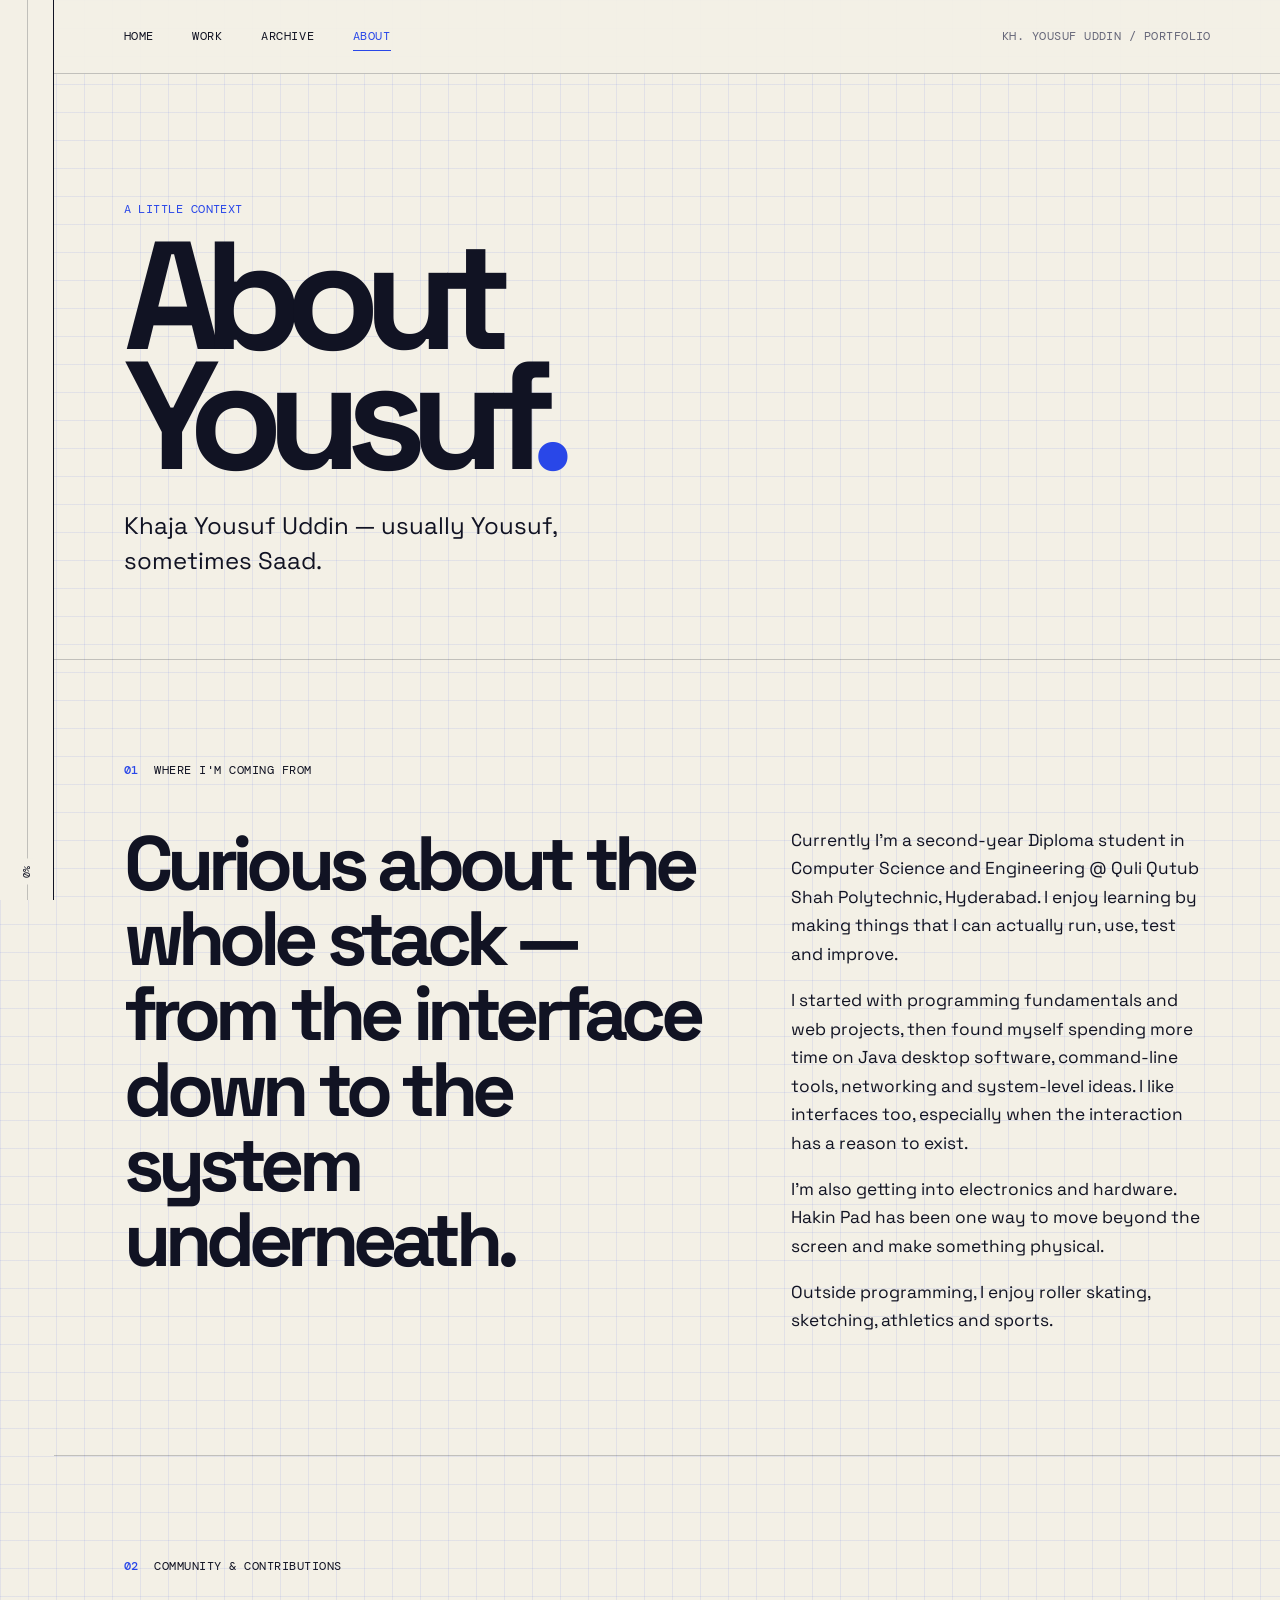
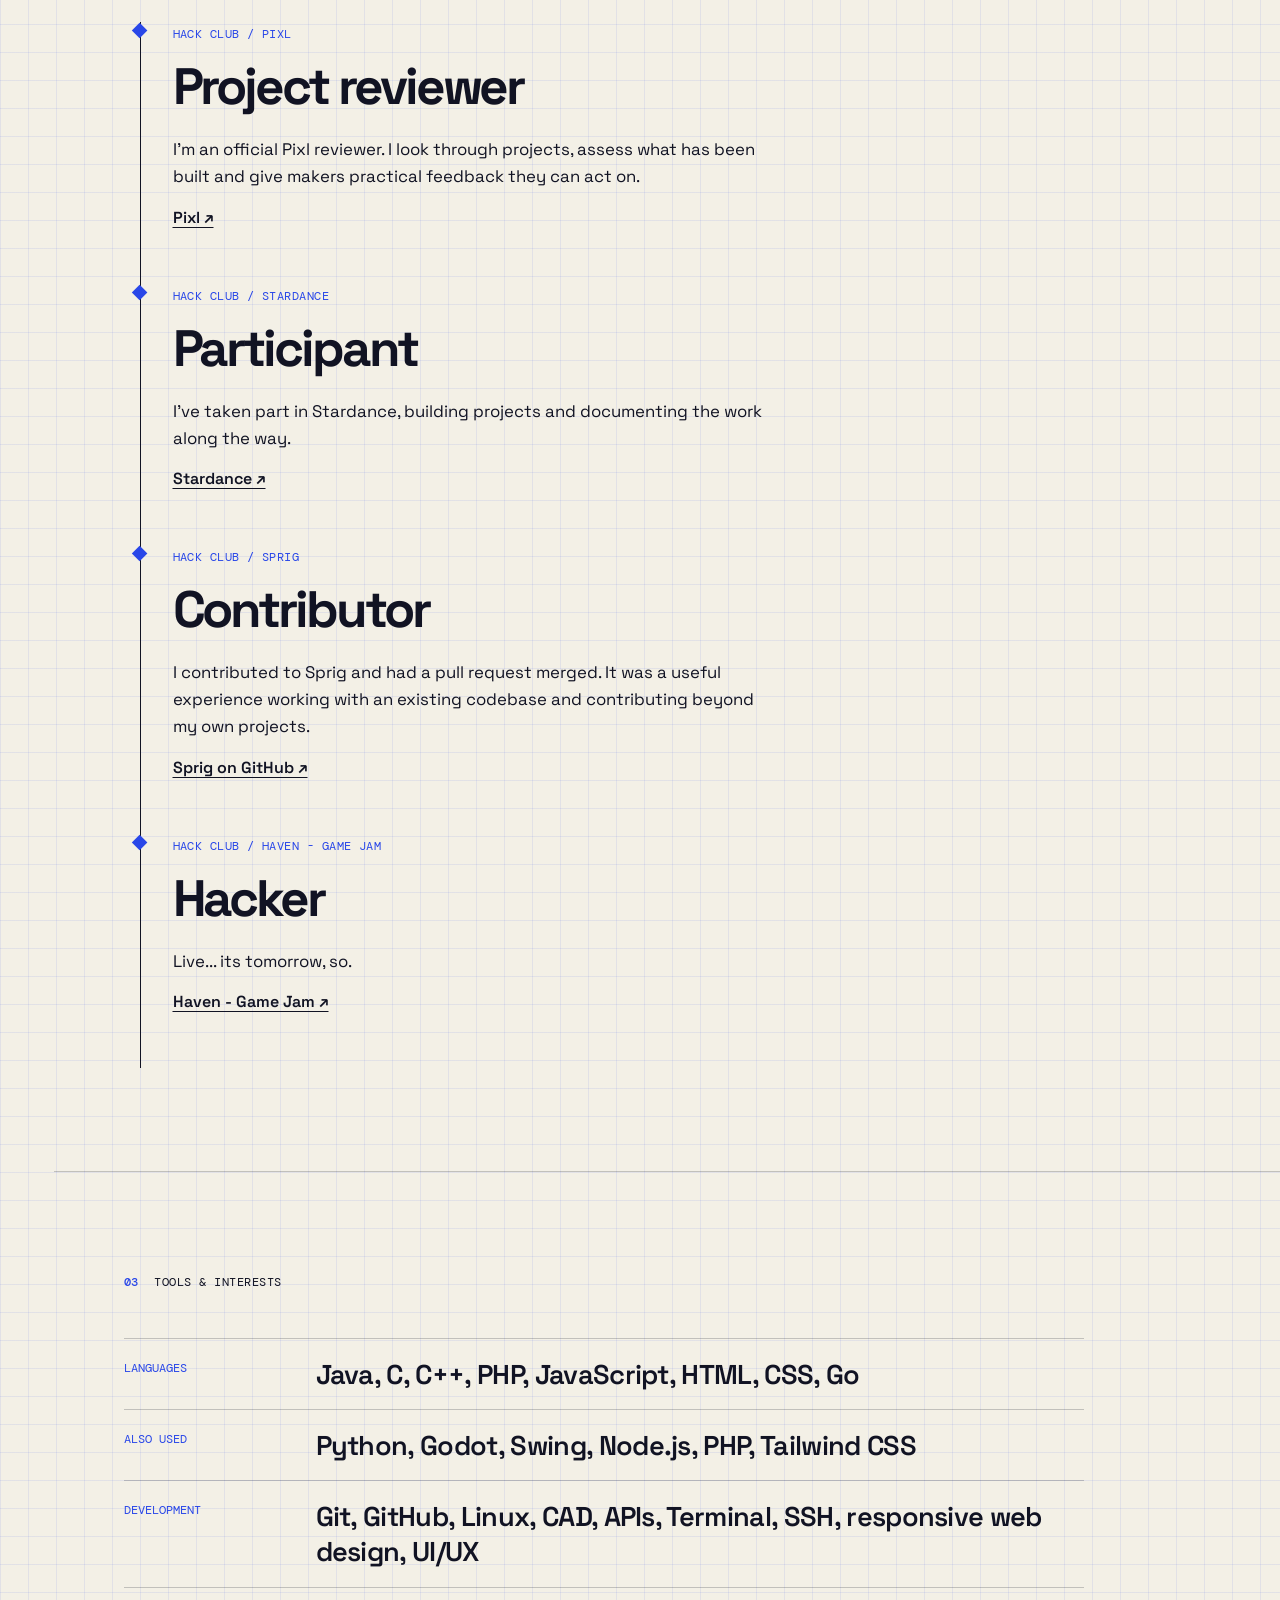
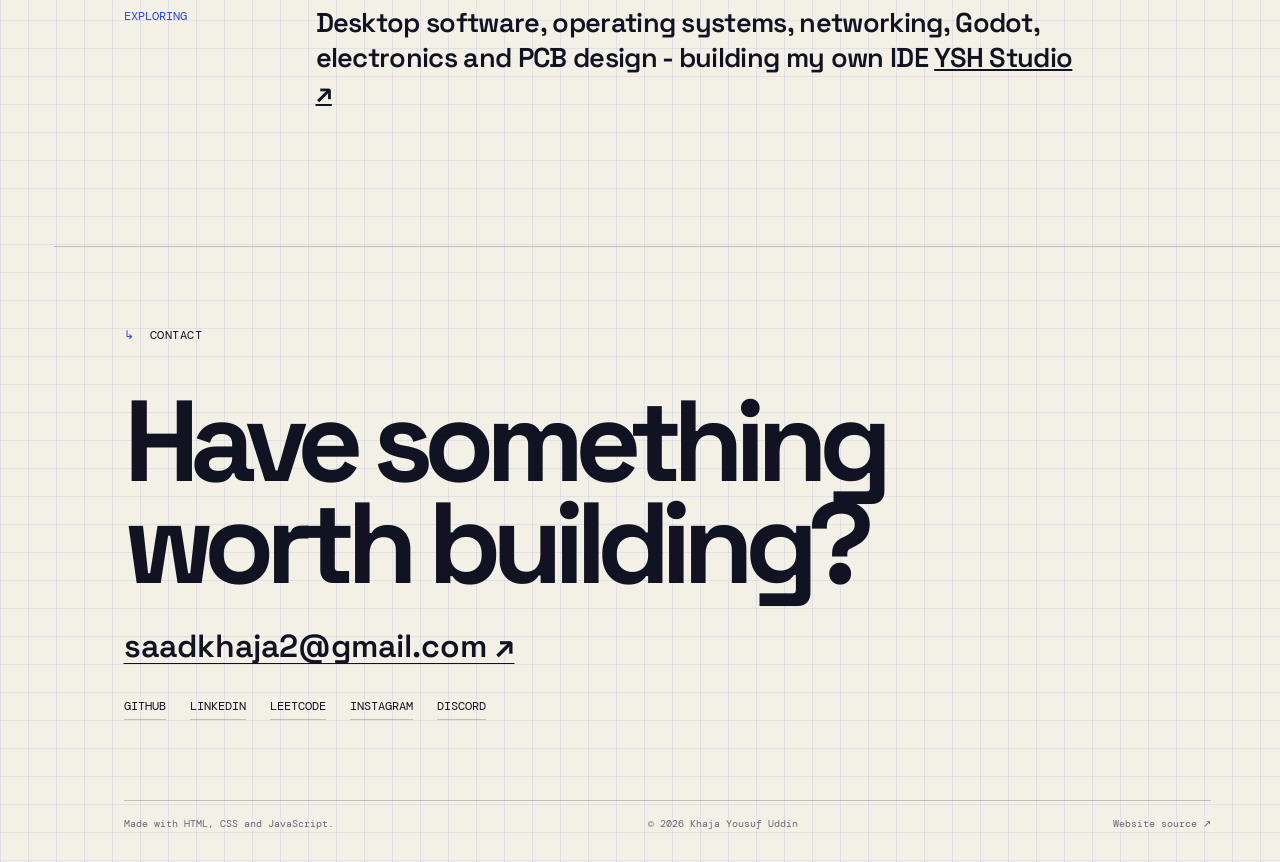
<file: Portfolio/about.html>
<!doctype html>
<html lang="en">
  <head>
    <meta charset="utf-8" />
    <meta name="viewport" content="width=device-width, initial-scale=1" />
    <meta
      name="description"
      content="About Khaja Yousuf Uddin: a second-year Diploma CSE student interested in Java, systems, web development, hardware and building software."
    />
    <meta name="theme-color" content="#f3f0e6" />
    <meta property="og:type" content="website" />
    <meta property="og:title" content="About — Yousuf" />
    <meta
      property="og:description"
      content="About Khaja Yousuf Uddin: a second-year Diploma CSE student interested in Java, systems, web development, hardware and building software."
    />
    <meta
      property="og:url"
      content="https://yousufprojs-exe.github.io/Portfolio/about.html"
    />
    <meta name="author" content="Khaja Yousuf Uddin" />
    <meta name="color-scheme" content="light" />
    <title>About — Yousuf</title>
    <link rel="preconnect" href="https://raw.githubusercontent.com" />
    <link rel="stylesheet" href="style.css" />
  </head>
  <body data-page="about">
    <a class="skip" href="#main">Skip to content</a>
    <div class="ruler" aria-hidden="true"><i></i><span id="pct">0%</span></div>
    <header class="site-head">
      <nav class="index" aria-label="Main navigation">
        <a href="index.html" data-page="index">Home</a>
        <a href="work.html" data-page="work">Work</a>
        <a href="archive.html" data-page="archive">Archive</a>
        <a href="about.html" data-page="about">About</a>
      </nav>
      <span class="head-note mono">KH. YOUSUF UDDIN / PORTFOLIO</span>
    </header>
    <main id="main">
      <section class="page-intro" data-reveal>
        <p class="mono eyebrow">A LITTLE CONTEXT</p>
        <h1>About<br />Yousuf<span class="period">.</span></h1>
        <p class="intro-note">
          Khaja Yousuf Uddin — usually Yousuf, sometimes Saad.
        </p>
      </section>
      <section class="section about-section" data-reveal>
        <p class="tag"><b>01</b> Where I'm coming from</p>
        <div class="intro-grid">
          <h2 class="display">
            Curious about the whole stack — from the interface down to the
            system underneath.
          </h2>
          <div class="copy">
            <p>
              Currently I'm a second-year Diploma student in Computer Science and
              Engineering @ Quli Qutub Shah Polytechnic, Hyderabad. I enjoy learning by making things that I can actually
              run, use, test and improve.
            </p>
            <p>
              I started with programming fundamentals and web projects, then
              found myself spending more time on Java desktop software,
              command-line tools, networking and system-level ideas. I like
              interfaces too, especially when the interaction has a reason to
              exist.
            </p>
            <p>
              I'm also getting into electronics and hardware. Hakin Pad has been
              one way to move beyond the screen and make something physical.
            </p>
            <p>
              Outside programming, I enjoy roller skating, sketching, athletics
              and sports.
            </p>
          </div>
        </div>
      </section>
      <section class="section" id="community" data-reveal>
        <p class="tag"><b>02</b> Community & contributions</p>
        <ol class="timeline">
          <li>
            <span class="mono">HACK CLUB / PIXL</span>
            <h2>Project reviewer</h2>
            <p>
              I'm an official Pixl reviewer. I look through projects, assess
              what has been built and give makers practical feedback they can
              act on.
            </p>
            <a
              href="https://pixl.hackclub.com/"
              target="_blank"
              rel="noopener noreferrer"
              >Pixl ↗</a
            >
          </li>
          <li>
            <span class="mono">HACK CLUB / STARDANCE</span>
            <h2>Participant</h2>
            <p>
              I've taken part in Stardance, building projects and documenting
              the work along the way.
            </p>
            <a
              href="https://stardance.hackclub.com/"
              target="_blank"
              rel="noopener noreferrer"
              >Stardance ↗</a
            >
          </li>
          <li>
            <span class="mono">HACK CLUB / SPRIG</span>
            <h2>Contributor</h2>
            <p>
              I contributed to Sprig and had a pull request merged. It was a
              useful experience working with an existing codebase and
              contributing beyond my own projects.
            </p>
            <a
              href="https://github.com/hackclub/sprig"
              target="_blank"
              rel="noopener noreferrer"
              >Sprig on GitHub ↗</a
            >
          </li>
          <li>
            <span class="mono">HACK CLUB / HAVEN - Game Jam</span>
            <h2>Hacker</h2>
            <p>
                Live... its tomorrow, so.
            </p>
            <a
              href="https://haven.hackclub.com/"
              target="_blank"
              rel="noopener noreferrer"
              >Haven - Game Jam ↗</a
            >
          </li>
        </ol>
      </section>
      <section class="section" data-reveal>
        <p class="tag"><b>03</b> Tools & interests</p>
        <dl class="tools">
          <div>
            <dt>Languages</dt>
            <dd>Java, C, C++, PHP, JavaScript, HTML, CSS, Go</dd>
          </div>
          <div>
            <dt>Also used</dt>
            <dd>Python, Godot, Swing, Node.js, PHP, Tailwind CSS</dd>
          </div>
          <div>
            <dt>Development</dt>
            <dd>Git, GitHub, Linux, CAD, APIs, Terminal, SSH, responsive web design, UI/UX</dd>
          </div>
          <div>
            <dt>Exploring</dt>
            <dd>
              Desktop software, operating systems, networking, Godot,
              electronics and PCB design
              - building my own IDE <a
                href="https://github.com/YousufProjs-exe/YSH-Studio"
                target="_blank"
                rel="noopener noreferrer"
                >YSH Studio ↗</a>
            </dd>
          </div>
        </dl>
      </section>
    </main>
    <footer class="site-footer" id="contact">
      <p class="tag"><b>↳</b> Contact</p>
      <h2>Have something<br />worth building?</h2>
      <a class="contact-mail" href="mailto:saadkhaja2@gmail.com"
        >saadkhaja2@gmail.com ↗</a
      >
      <div class="socials">
        <a
          href="https://github.com/YousufProjs-exe"
          target="_blank"
          rel="noopener noreferrer"
          >GitHub</a
        >
        <a
          href="https://www.linkedin.com/in/yousuf-uddin-a839b23b2"
          target="_blank"
          rel="noopener noreferrer"
          >LinkedIn</a
        >
        <a
          href="https://leetcode.com/youusf-c"
          target="_blank"
          rel="noopener noreferrer"
          >LeetCode</a
        >
        <a
          href="https://www.instagram.com/yousuf.env"
          target="_blank"
          rel="noopener noreferrer"
          >Instagram</a
        >
        <a
          href="https://discordapp.com/users/s_saad7743"
          target="_blank"
          rel="noopener noreferrer"
          >Discord</a
        >
      </div>
      <div class="footer-bottom">
        <span>Made with HTML, CSS and JavaScript.</span
        ><span>© <span data-year>2026</span> Khaja Yousuf Uddin</span
        ><a
          href="https://github.com/YousufProjs-exe/Portfolio"
          target="_blank"
          rel="noopener noreferrer"
          >Website source ↗</a
        >
      </div>
    </footer>
    <script src="script.js" defer></script>
  </body>
</html>
</file>
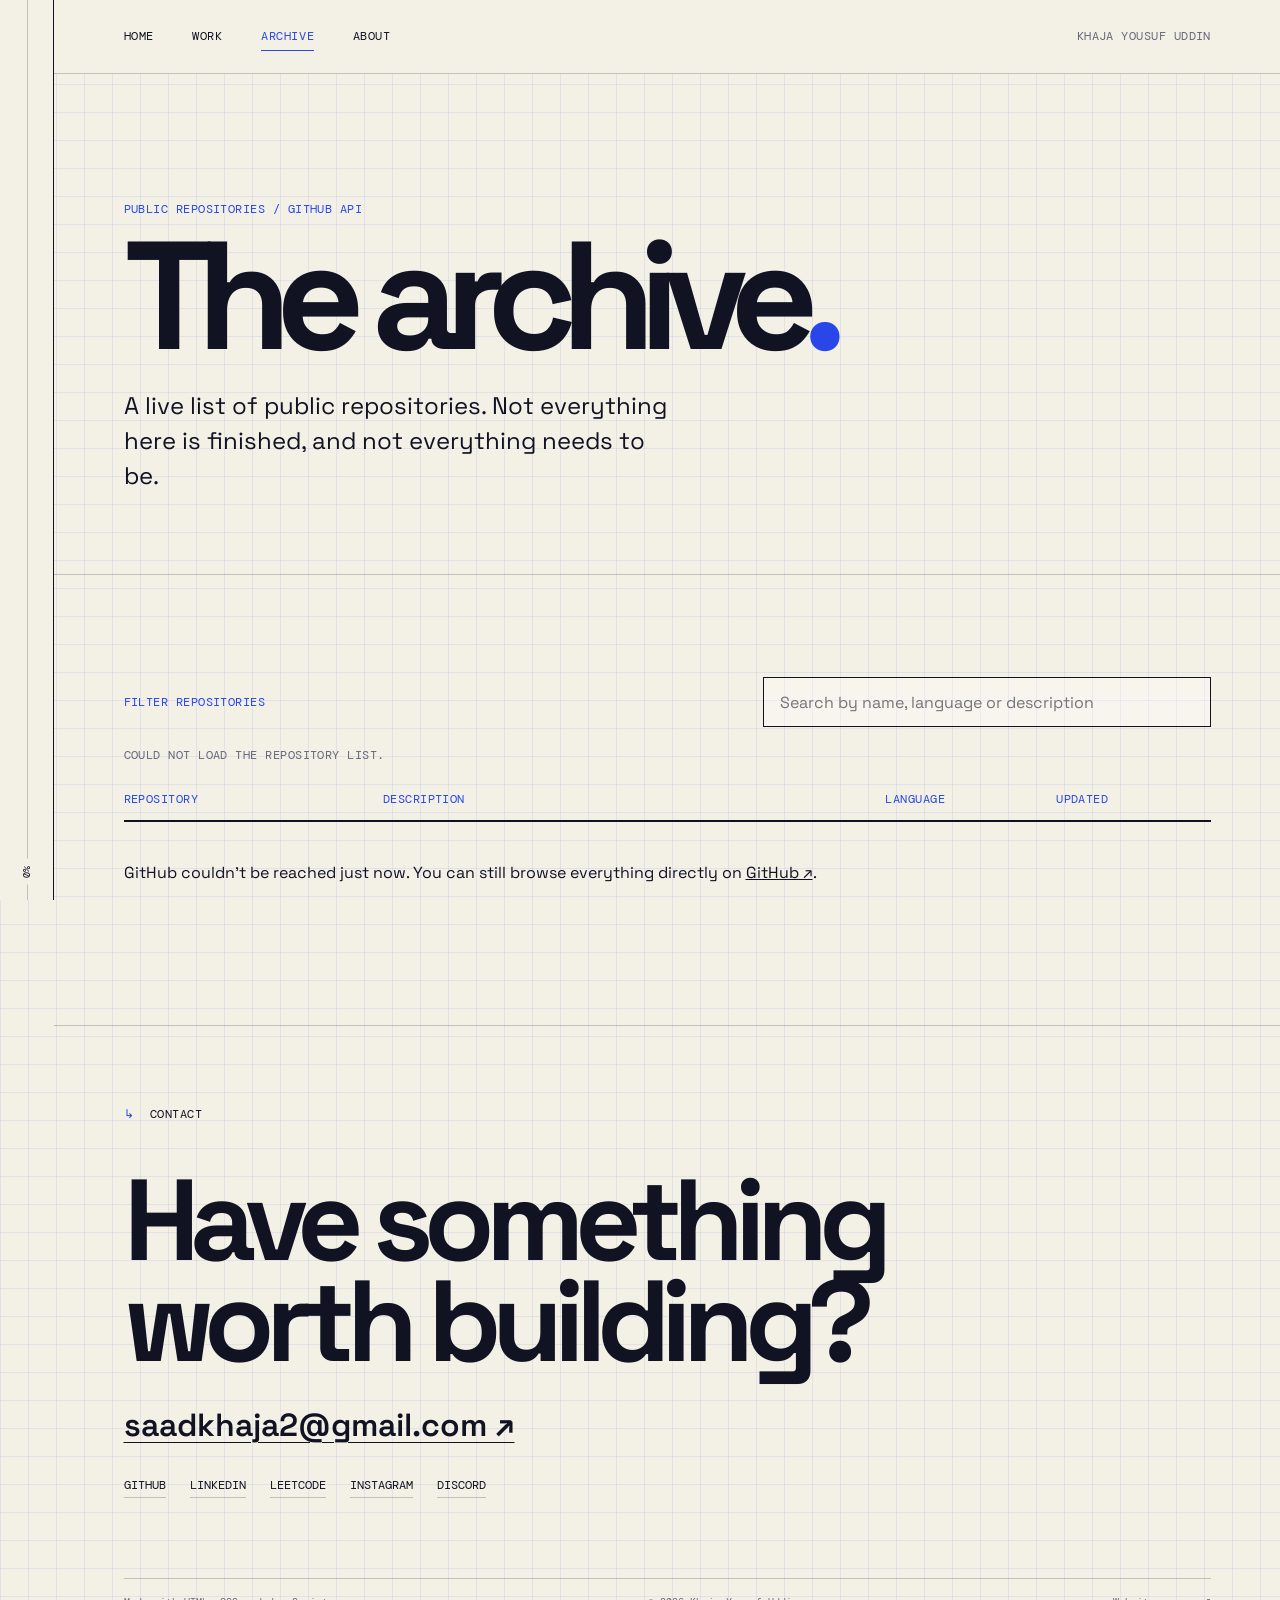
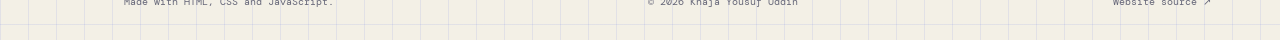
<file: Portfolio/archive.html>
<!doctype html>
<html lang="en">
  <head>
    <meta charset="utf-8" />
    <meta name="viewport" content="width=device-width, initial-scale=1" />
    <meta
      name="description"
      content="Browse public repositories by Khaja Yousuf Uddin, with live data from GitHub."
    />
    <meta name="theme-color" content="#f3f0e6" />
    <meta property="og:type" content="website" />
    <meta property="og:title" content="Project Archive — Yousuf" />
    <meta
      property="og:description"
      content="Browse public repositories by Khaja Yousuf Uddin, with live data from GitHub."
    />
    <meta
      property="og:url"
      content="https://yousufprojs-exe.github.io/Portfolio/archive.html"
    />
    <meta name="author" content="Khaja Yousuf Uddin" />
    <meta name="color-scheme" content="light" />
    <title>Project Archive — Yousuf</title>
    <link rel="preconnect" href="https://raw.githubusercontent.com" />
    <link rel="stylesheet" href="style.css" />
  </head>
  <body data-page="archive">
    <a class="skip" href="#main">Skip to content</a>
    <div class="ruler" aria-hidden="true"><i></i><span id="pct">0%</span></div>
    <header class="site-head">
      <nav class="index" aria-label="Main navigation">
        <a href="index.html" data-page="index">Home</a>
        <a href="work.html" data-page="work">Work</a>
        <a href="archive.html" data-page="archive">Archive</a>
        <a href="about.html" data-page="about">About</a>
      </nav>
      <span class="head-note mono">KHAJA YOUSUF UDDIN</span>
    </header>
    <main id="main">
      <section class="page-intro archive-intro" data-reveal>
        <p class="mono eyebrow">PUBLIC REPOSITORIES / GITHUB API</p>
        <h1>The archive<span class="period">.</span></h1>
        <p class="intro-note">
          A live list of public repositories. Not everything here is finished,
          and not everything needs to be.
        </p>
      </section>
      <section class="section archive-section" data-reveal>
        <div class="archive-controls">
          <label for="repo-filter" class="mono">FILTER REPOSITORIES</label
          ><input
            id="repo-filter"
            type="search"
            placeholder="Search by name, language or description"
            autocomplete="off"
          />
          <p id="repo-status" class="mono" role="status" aria-live="polite">
            Loading repositories…
          </p>
        </div>
        <div class="repo-head mono">
          <span>REPOSITORY</span><span>DESCRIPTION</span><span>LANGUAGE</span
          ><span>UPDATED</span>
        </div>
        <ul class="repos" id="repos"></ul>
        <p class="archive-fallback" id="repo-fallback" hidden>
          GitHub couldn't be reached just now. You can still browse everything
          directly on
          <a
            href="https://github.com/YousufProjs-exe?tab=repositories"
            target="_blank"
            rel="noopener noreferrer"
            >GitHub ↗</a
          >.
        </p>
      </section>
    </main>
    <footer class="site-footer" id="contact">
      <p class="tag"><b>↳</b> Contact</p>
      <h2>Have something<br />worth building?</h2>
      <a class="contact-mail" href="mailto:saadkhaja2@gmail.com"
        >saadkhaja2@gmail.com ↗</a
      >
      <div class="socials">
        <a
          href="https://github.com/YousufProjs-exe"
          target="_blank"
          rel="noopener noreferrer"
          >GitHub</a
        >
        <a
          href="https://www.linkedin.com/in/yousuf-uddin-a839b23b2"
          target="_blank"
          rel="noopener noreferrer"
          >LinkedIn</a
        >
        <a
          href="https://leetcode.com/youusf-c"
          target="_blank"
          rel="noopener noreferrer"
          >LeetCode</a
        >
        <a
          href="https://www.instagram.com/yousuf.env"
          target="_blank"
          rel="noopener noreferrer"
          >Instagram</a
        >
        <a
          href="https://discordapp.com/users/s_saad7743"
          target="_blank"
          rel="noopener noreferrer"
          >Discord</a
        >
      </div>
      <div class="footer-bottom">
        <span>Made with HTML, CSS and JavaScript.</span
        ><span>© <span data-year>2026</span> Khaja Yousuf Uddin</span
        ><a
          href="https://github.com/YousufProjs-exe/Portfolio"
          target="_blank"
          rel="noopener noreferrer"
          >Website source ↗</a
        >
      </div>
    </footer>
    <script src="script.js" defer></script>
  </body>
</html>
</file>
<file: Portfolio/style.css>
@import url("https://fonts.googleapis.com/css2?family=DM+Mono:wght@400;500&family=Space+Grotesk:wght@400;500;600;700&display=swap");
:root {
  --paper: #f3f0e6;
  --ink: #111323;
  --blue: #2947e8;
  --yellow: #f5e84d;
  --grid: rgba(41, 71, 232, 0.085);
  --mute: #666779;
  --line: rgba(17, 19, 35, 0.22);
  --pad: clamp(1.25rem, 5.4vw, 5.5rem);
  --rail: 3.4rem;
  --mono: "DM Mono", monospace;
  --sans: "Space Grotesk", Arial, sans-serif;
}
* {
  box-sizing: border-box;
}
html {
  scroll-behavior: smooth;
  background: var(--paper);
}
body {
  margin: 0;
  padding-left: var(--rail);
  color: var(--ink);
  font-family: var(--sans);
  background-color: var(--paper);
  background-image:
    linear-gradient(var(--grid) 1px, transparent 1px),
    linear-gradient(90deg, var(--grid) 1px, transparent 1px);
  background-size: 28px 28px;
  overflow-x: hidden;
}
a {
  color: inherit;
}
img {
  max-width: 100%;
  display: block;
}
.mono {
  font: 0.72rem var(--mono);
  letter-spacing: 0.04em;
  text-transform: uppercase;
}
.skip {
  position: absolute;
  left: -9999px;
  top: 1rem;
  background: var(--yellow);
  padding: 0.7rem;
  z-index: 99;
}
.skip:focus {
  left: 1rem;
}
.ruler {
  position: fixed;
  z-index: 20;
  inset: 0 auto 0 0;
  width: var(--rail);
  border-right: 1px solid var(--ink);
  background: var(--paper);
  display: flex;
  align-items: center;
  justify-content: center;
}
.ruler:before {
  content: "";
  position: absolute;
  top: 0;
  bottom: 0;
  left: 50%;
  width: 1px;
  background: var(--line);
}
.ruler i {
  position: absolute;
  top: 0;
  left: calc(50% - 2px);
  width: 4px;
  height: var(--scroll, 0%);
  background: var(--blue);
  transform-origin: top;
}
.ruler span {
  position: absolute;
  bottom: 1rem;
  writing-mode: vertical-rl;
  transform: rotate(180deg);
  font: 0.65rem var(--mono);
  letter-spacing: 0.08em;
  background: var(--paper);
  padding: 0.4rem 0;
}
.site-head {
  height: 4.6rem;
  display: flex;
  align-items: center;
  justify-content: space-between;
  padding: 0 var(--pad);
  border-bottom: 1px solid var(--line);
  background: rgba(243, 240, 230, 0.92);
}
.index {
  display: flex;
  gap: clamp(1rem, 3vw, 2.8rem);
  align-items: center;
}
.index a {
  text-decoration: none;
  font: 0.75rem var(--mono);
  text-transform: uppercase;
  letter-spacing: 0.05em;
  padding: 0.4rem 0;
  border-bottom: 1px solid transparent;
}
.index a[aria-current="page"] {
  border-color: var(--blue);
  color: var(--blue);
}
.head-note {
  color: var(--mute);
}
main {
  min-height: 60vh;
}
.hero {
  min-height: calc(120svh - 4.6rem);
  padding: clamp(4rem, 8vw, 8rem) var(--pad) 5rem;
  display: grid;
  grid-template-columns: minmax(0, 1fr) minmax(22rem, 0.92fr);
  align-items: center;
  gap: clamp(2rem, 5vw, 6rem);
  position: relative;
  overflow: clip;
  perspective: 1200px;
}
.hero-copy {
  position: relative;
  z-index: 2;
}
.eyebrow {
  color: var(--blue);
  margin: 0 0 1.3rem;
}
.hero h1,
.page-intro h1 {
  font-size: clamp(6rem, 15vw, 14.5rem);
  line-height: 0.78;
  letter-spacing: -0.105em;
  margin: 0 0 3.4rem;
  font-weight: 700;
}
.period {
  color: var(--blue);
}
.hero-bottom {
  display: grid;
  grid-template-columns: 1fr 1.2fr;
  gap: 1.4rem;
  max-width: 42rem;
}
.hero-role {
  font-size: 1rem;
  line-height: 1.45;
  margin: 0;
}
.hero-statement {
  font-size: clamp(1.2rem, 2vw, 1.8rem);
  line-height: 1.2;
  letter-spacing: -0.04em;
  margin: 0;
}
.hero-statement mark {
  background: var(--yellow);
  color: var(--ink);
  padding: 0 0.12em;
}
.hero-stack {
  margin: 2.2rem 0 1.6rem;
  color: var(--mute);
}
.text-link {
  display: inline-flex;
  gap: 0.65rem;
  align-items: center;
  text-decoration: none;
  border-bottom: 1px solid var(--blue);
  padding: 0.35rem 0;
  font-weight: 600;
}
.text-link span {
  color: var(--blue);
}
.scene-stage {
  position: relative;
  min-height: 29rem;
  display: grid;
  place-items: center;
  transform-style: preserve-3d;
}
.scene-index {
  position: absolute;
  top: 1rem;
  left: 0;
  color: var(--blue);
}
.scene-object {
  width: min(100%, 38rem);
  margin: 0;
  padding: 1rem;
  background: #171923;
  border: 1px solid #303348;
  box-shadow: 1.3rem 1.3rem 0 rgba(41, 71, 232, 0.18);
  transform: rotateY(-15deg) rotateX(5deg) rotateZ(-1deg);
  transform-origin: center;
  will-change: transform;
  backface-visibility: hidden;
}
.scene-object img {
  width: 100%;
  aspect-ratio: 16/10;
  object-fit: contain;
  background: #08090e;
}
.scene-object figcaption {
  display: flex;
  justify-content: space-between;
  gap: 1rem;
  color: #d7d9e5;
  padding: 0.8rem 0.2rem 0.1rem;
  font: 0.63rem var(--mono);
  letter-spacing: 0.04em;
}
.scene-caption {
  position: absolute;
  bottom: 0.7rem;
  right: 0;
  color: var(--mute);
}
.section {
  padding: clamp(4.5rem, 8vw, 8rem) var(--pad);
  border-top: 1px solid var(--line);
}
.tag {
  display: flex;
  gap: 1rem;
  align-items: center;
  font: 0.75rem var(--mono);
  letter-spacing: 0.04em;
  text-transform: uppercase;
  margin: 0 0 3rem;
}
.tag b {
  color: var(--blue);
  font-weight: 500;
}
.intro-grid {
  display: grid;
  grid-template-columns: minmax(0, 1.1fr) minmax(17rem, 0.8fr);
  gap: clamp(2rem, 7vw, 8rem);
  align-items: start;
}
.display {
  font-size: clamp(2.6rem, 6vw, 6rem);
  line-height: 0.98;
  letter-spacing: -0.075em;
  margin: 0;
  max-width: 14ch;
}
.copy {
  max-width: 36rem;
  font-size: 1.08rem;
  line-height: 1.65;
}
.copy p {
  margin: 0 0 1.1rem;
}
.copy .text-link {
  margin-top: 0.8rem;
}
.lead-project {
  display: grid;
  grid-template-columns: 0.72fr 1.28fr;
  gap: 2rem 4rem;
  align-items: start;
}
.lead-heading .mono {
  color: var(--blue);
}
.lead-heading h2 {
  font-size: clamp(4.5rem, 10vw, 9rem);
  line-height: 0.8;
  letter-spacing: -0.09em;
  margin: 1.4rem 0 0;
}
.project-shot {
  margin: 0;
  padding: 0.7rem;
  background: #171923;
  box-shadow: 1rem 1rem 0 var(--blue);
}
.project-shot img {
  width: 100%;
  aspect-ratio: 16/10;
  object-fit: contain;
  background: #08090e;
}
.lead-description {
  grid-column: 2;
  max-width: 36rem;
  font-size: 1.05rem;
  line-height: 1.65;
}
.lead-description p {
  margin: 0 0 1.2rem;
}
.lead-description .text-link {
  margin-right: 1.5rem;
}
.work-teaser {
  margin-top: 7rem;
  padding-top: 2rem;
  border-top: 1px solid var(--line);
  display: flex;
  align-items: end;
  justify-content: space-between;
  gap: 2rem;
}
.work-teaser .mono {
  color: var(--blue);
}
.work-teaser h3 {
  font-size: clamp(2.3rem, 5vw, 4.8rem);
  line-height: 0.95;
  letter-spacing: -0.07em;
  margin: 0.8rem 0 0;
}
.page-intro {
  padding: clamp(5rem, 10vw, 10rem) var(--pad) 5rem;
  min-height: 52vh;
}
.page-intro h1 {
  font-size: clamp(5rem, 12vw, 11rem);
  margin-bottom: 2rem;
}
.intro-note {
  font-size: clamp(1.1rem, 2vw, 1.5rem);
  line-height: 1.45;
  max-width: 34rem;
  margin: 0;
}
.work-list {
  padding-top: 4rem;
}
.work-meta {
  display: flex;
  justify-content: space-between;
  color: var(--blue);
}
.work-meta span {
  color: var(--mute);
}
.work-feature h2 {
  font-size: clamp(3rem, 7vw, 6.5rem);
  letter-spacing: -0.075em;
  line-height: 0.9;
  margin: 1rem 0 2rem;
}
.wide-shot {
  margin: 0 0 2rem;
  background: #171923;
  padding: 0.8rem;
  box-shadow: 1rem 1rem 0 rgba(41, 71, 232, 0.18);
}
.wide-shot img {
  width: 100%;
  max-height: 34rem;
  object-fit: contain;
  background: #08090e;
}
.work-copy {
  max-width: 48rem;
  font-size: 1.05rem;
  line-height: 1.65;
}
.work-copy p {
  margin: 0.7rem 0;
}
.links {
  display: flex;
  gap: 1.5rem;
  flex-wrap: wrap;
  margin-top: 1rem;
}
.links a,
.detail-body a,
.timeline a {
  font-weight: 600;
  text-decoration-thickness: 1px;
  text-underline-offset: 4px;
}
.project-index {
  margin-top: 4rem;
  border-top: 2px solid var(--ink);
}
.project-index details {
  border-bottom: 1px solid var(--line);
}
.project-index summary {
  display: grid;
  grid-template-columns: 3rem 1fr auto;
  align-items: baseline;
  gap: 1rem;
  padding: 1.2rem 0;
  cursor: pointer;
  list-style: none;
}
.project-index summary::-webkit-details-marker {
  display: none;
}
.project-index summary .mono:first-child {
  color: var(--blue);
}
.project-name {
  font-size: clamp(2rem, 5.2vw, 4.7rem);
  font-weight: 700;
  letter-spacing: -0.065em;
  line-height: 1;
}
.project-index summary .mono:last-child {
  color: var(--mute);
}
.detail-body {
  display: grid;
  grid-template-columns: minmax(16rem, 0.8fr) minmax(20rem, 1.2fr);
  gap: 2rem;
  padding: 0 0 2rem 4rem;
  align-items: start;
}
.detail-body p {
  line-height: 1.65;
  margin: 0.2rem 0 1rem;
  max-width: 34rem;
}
.detail-shot {
  margin: 0;
  padding: 0.5rem;
  background: #171923;
  box-shadow: 0.6rem 0.6rem 0 rgba(41, 71, 232, 0.18);
}
.detail-shot img {
  width: 100%;
  aspect-ratio: 16/10;
  object-fit: contain;
  background: #08090e;
}
.image-note {
  padding: 1rem;
  border: 1px dashed var(--line);
  font: 0.75rem var(--mono);
  color: var(--mute);
  margin: 0;
}
.also {
  font: 0.8rem var(--mono);
  color: var(--mute);
  margin-top: 2rem;
}
.archive-intro {
  min-height: 44vh;
}
.archive-controls {
  display: grid;
  grid-template-columns: 1fr minmax(15rem, 28rem);
  gap: 1rem;
  align-items: center;
}
.archive-controls label {
  color: var(--blue);
}
.archive-controls input {
  width: 100%;
  font: 1rem var(--sans);
  padding: 0.85rem 1rem;
  border: 1px solid var(--ink);
  border-radius: 0;
  background: rgba(255, 255, 255, 0.3);
  color: var(--ink);
}
.archive-controls input:focus {
  outline: 2px solid var(--blue);
  outline-offset: 2px;
}
.archive-controls p {
  grid-column: 1/-1;
  color: var(--mute);
  margin: 0.3rem 0 1rem;
}
.repo-head,
.repos li {
  display: grid;
  grid-template-columns: minmax(9rem, 1.1fr) minmax(15rem, 2.2fr) minmax(
      6rem,
      0.7fr
    ) minmax(6rem, 0.7fr);
  gap: 1rem;
  align-items: start;
}
.repo-head {
  padding: 0.8rem 0;
  color: var(--blue);
  border-bottom: 2px solid var(--ink);
}
.repos {
  list-style: none;
  margin: 0;
  padding: 0;
}
.repos li {
  padding: 1rem 0;
  border-bottom: 1px solid var(--line);
}
.repos a {
  font-weight: 700;
  text-decoration: none;
  overflow-wrap: anywhere;
}
.repos a:hover {
  text-decoration: underline;
  text-decoration-color: var(--blue);
  text-underline-offset: 4px;
}
.repos p {
  margin: 0;
  color: var(--mute);
  line-height: 1.45;
  font-size: 0.92rem;
}
.repos span {
  font: 0.7rem var(--mono);
  color: var(--mute);
}
.archive-fallback {
  padding: 1.5rem 0;
}
.timeline {
  list-style: none;
  padding: 0;
  margin: 0 0 0 1rem;
  border-left: 1px solid var(--ink);
}
.timeline li {
  padding: 0 0 3.5rem 2rem;
  max-width: 42rem;
  position: relative;
}
.timeline li:before {
  content: "";
  position: absolute;
  left: -0.38rem;
  top: 0.2rem;
  width: 0.7rem;
  height: 0.7rem;
  background: var(--blue);
  transform: rotate(45deg);
}
.timeline .mono {
  color: var(--blue);
}
.timeline h2 {
  font-size: clamp(2rem, 4vw, 3.5rem);
  letter-spacing: -0.06em;
  margin: 0.7rem 0;
}
.timeline p {
  font-size: 1.05rem;
  line-height: 1.6;
  max-width: 38rem;
}
.tools {
  max-width: 60rem;
}
.tools div {
  display: grid;
  grid-template-columns: 11rem 1fr;
  gap: 1rem;
  padding: 1.1rem 0;
  border-top: 1px solid var(--line);
}
.tools dt {
  font: 0.72rem var(--mono);
  text-transform: uppercase;
  color: var(--blue);
  padding-top: 0.25rem;
}
.tools dd {
  font-size: clamp(1.15rem, 2.2vw, 1.7rem);
  font-weight: 600;
  letter-spacing: -0.025em;
  margin: 0;
}
.site-footer {
  padding: 5rem var(--pad) 2rem;
  border-top: 1px solid var(--line);
}
.site-footer h2 {
  font-size: clamp(3.5rem, 9vw, 8rem);
  line-height: 0.88;
  letter-spacing: -0.08em;
  margin: 0 0 2rem;
}
.contact-mail {
  font-size: clamp(1.3rem, 3vw, 2rem);
  font-weight: 600;
  text-decoration-thickness: 1px;
  text-underline-offset: 6px;
}
.socials {
  display: flex;
  gap: 1.5rem;
  flex-wrap: wrap;
  margin: 2rem 0 5rem;
}
.socials a {
  font: 0.75rem var(--mono);
  text-transform: uppercase;
  text-decoration: none;
  border-bottom: 1px solid var(--line);
  padding-bottom: 0.3rem;
}
.socials a:hover {
  color: var(--blue);
  border-color: var(--blue);
}
.footer-bottom {
  border-top: 1px solid var(--line);
  padding-top: 1rem;
  display: flex;
  justify-content: space-between;
  gap: 1rem;
  flex-wrap: wrap;
  color: var(--mute);
  font: 0.65rem var(--mono);
}
.footer-bottom a {
  color: inherit;
  text-decoration: none;
}
.footer-bottom a:hover {
  color: var(--blue);
}
/* One purposeful scroll interaction: the real YSH screenshot settles out of perspective as the hero scrolls away. */
@media (prefers-reduced-motion: no-preference) {
  .scene-object {
    transition: transform 0.08s linear;
  }
  .hero-copy {
    transition: opacity 0.08s linear;
  }
}
@media (max-width: 900px) {
  :root {
    --rail: 2.4rem;
  }
  .head-note {
    display: none;
  }
  .hero {
    grid-template-columns: 1fr;
    gap: 3rem;
    padding-top: 5rem;
  }
  .hero h1 {
    font-size: clamp(6rem, 19vw, 11rem);
  }
  .scene-stage {
    min-height: 22rem;
  }
  .scene-object {
    width: min(100%, 34rem);
  }
  .intro-grid {
    grid-template-columns: 1fr;
    gap: 2rem;
  }
  .lead-project {
    grid-template-columns: 1fr;
  }
  .lead-description {
    grid-column: 1;
  }
  .lead-heading h2 {
    font-size: clamp(4.5rem, 16vw, 8rem);
  }
  .work-teaser {
    align-items: start;
    flex-direction: column;
  }
  .detail-body {
    grid-template-columns: 1fr;
    padding-left: 0;
  }
  .repo-head {
    display: none;
  }
  .repos li {
    grid-template-columns: 1fr auto;
  }
  .repos li p {
    grid-column: 1/-1;
    grid-row: 2;
  }
  .repos li span:last-child {
    grid-column: 2;
    grid-row: 1;
  }
  .archive-controls {
    grid-template-columns: 1fr;
  }
  .archive-controls input {
    grid-column: 1;
  }
  .archive-controls p {
    grid-column: 1;
  }
  .project-index summary {
    grid-template-columns: 2rem 1fr;
  }
  .project-index summary .mono:last-child {
    grid-column: 2;
  }
  .tools div {
    grid-template-columns: 8rem 1fr;
  }
}
@media (max-width: 560px) {
  :root {
    --rail: 0px;
  }
  .ruler {
    inset: auto 0 0;
    width: auto;
    height: 5px;
    border: 0;
    border-top: 1px solid var(--ink);
  }
  .ruler:before {
    display: none;
  }
  .ruler i {
    left: 0;
    top: 0;
    width: var(--scroll, 0%);
    height: 4px;
  }
  .ruler span {
    display: none;
  }
  .site-head {
    height: auto;
    min-height: 4rem;
    padding: 0.7rem var(--pad);
    overflow-x: auto;
  }
  .index {
    gap: 1.25rem;
  }
  .index a {
    white-space: nowrap;
    font-size: 0.68rem;
  }
  .hero {
    min-height: auto;
    padding: 5rem var(--pad) 4rem;
  }
  .hero h1 {
    font-size: clamp(5rem, 22vw, 8rem);
    margin-bottom: 2.2rem;
  }
  .hero-bottom {
    grid-template-columns: 1fr;
    gap: 1rem;
  }
  .scene-stage {
    min-height: 16rem;
  }
  .scene-object {
    padding: 0.45rem;
    box-shadow: 0.6rem 0.6rem 0 rgba(41, 71, 232, 0.18);
    transform: none;
  }
  .scene-object figcaption {
    font-size: 0.52rem;
    flex-wrap: wrap;
  }
  .scene-caption {
    bottom: -1.2rem;
  }
  .section {
    padding: 4rem var(--pad);
  }
  .tag {
    margin-bottom: 2rem;
  }
  .display {
    font-size: clamp(2.5rem, 11vw, 4rem);
  }
  .lead-heading h2 {
    font-size: 5rem;
  }
  .project-shot,
  .wide-shot {
    box-shadow: 0.55rem 0.55rem 0 var(--blue);
    padding: 0.45rem;
  }
  .work-meta {
    font-size: 0.6rem;
  }
  .project-index summary {
    gap: 0.6rem;
  }
  .project-name {
    font-size: clamp(1.8rem, 9vw, 3rem);
  }
  .project-index summary .mono:last-child {
    font-size: 0.6rem;
  }
  .detail-shot {
    box-shadow: 0.4rem 0.4rem 0 rgba(41, 71, 232, 0.18);
  }
  .page-intro {
    padding: 5rem var(--pad) 3rem;
    min-height: auto;
  }
  .page-intro h1 {
    font-size: clamp(4.6rem, 19vw, 7rem);
  }
  .tools div {
    grid-template-columns: 1fr;
    gap: 0.4rem;
  }
  .tools dd {
    font-size: 1.2rem;
  }
  .site-footer {
    padding: 4rem var(--pad) 2rem;
  }
  .footer-bottom {
    flex-direction: column;
  }
  .socials {
    margin-bottom: 3rem;
  }
}
@media (prefers-reduced-motion: reduce) {
  html {
    scroll-behavior: auto;
  }
  .scene-object,
  .hero-copy {
    transition: none !important;
  }
}

.image-unavailable {
  min-height: 12rem;
  display: grid;
  place-items: center;
  background: rgba(41, 71, 232, 0.04);
}
.image-fallback {
  color: var(--mute);
  padding: 2rem;
}
.version-trail {
  color: var(--blue);
  margin: 1rem 0;
}


/* Interactive BITSHIFT model in the opening hero */
.scene-object .hero-model {
  display: block;
  width: 100%;
  height: auto;
  aspect-ratio: 16 / 10;
  background: #e5e8ed;
  --poster-color: #e5e8ed;
  --progress-bar-color: var(--blue);
  --progress-mask: #e5e8ed;
  touch-action: pan-y;
}

.scene-object:has(.hero-model) {
  padding: 0.75rem;
}

.scene-object .hero-model:focus-visible {
  outline: 2px solid var(--yellow);
  outline-offset: -4px;
}

/* BITSHIFT reference gallery on the Work page */
.bitshift-project-gallery {
  display: grid;
  grid-template-columns: repeat(2, minmax(0, 1fr));
  gap: 0.8rem;
}

.bitshift-project-gallery .detail-shot {
  min-width: 0;
}

.bitshift-project-gallery .detail-shot figcaption {
  color: #d7d9e5;
  padding: 0.55rem 0.2rem 0.1rem;
  font: 0.62rem var(--mono);
  letter-spacing: 0.05em;
}

@media (max-width: 560px) {
  .bitshift-project-gallery {
    grid-template-columns: 1fr;
  }

 .scene-object .hero-model {
    aspect-ratio: 4 / 3;
  }
}
</file>
